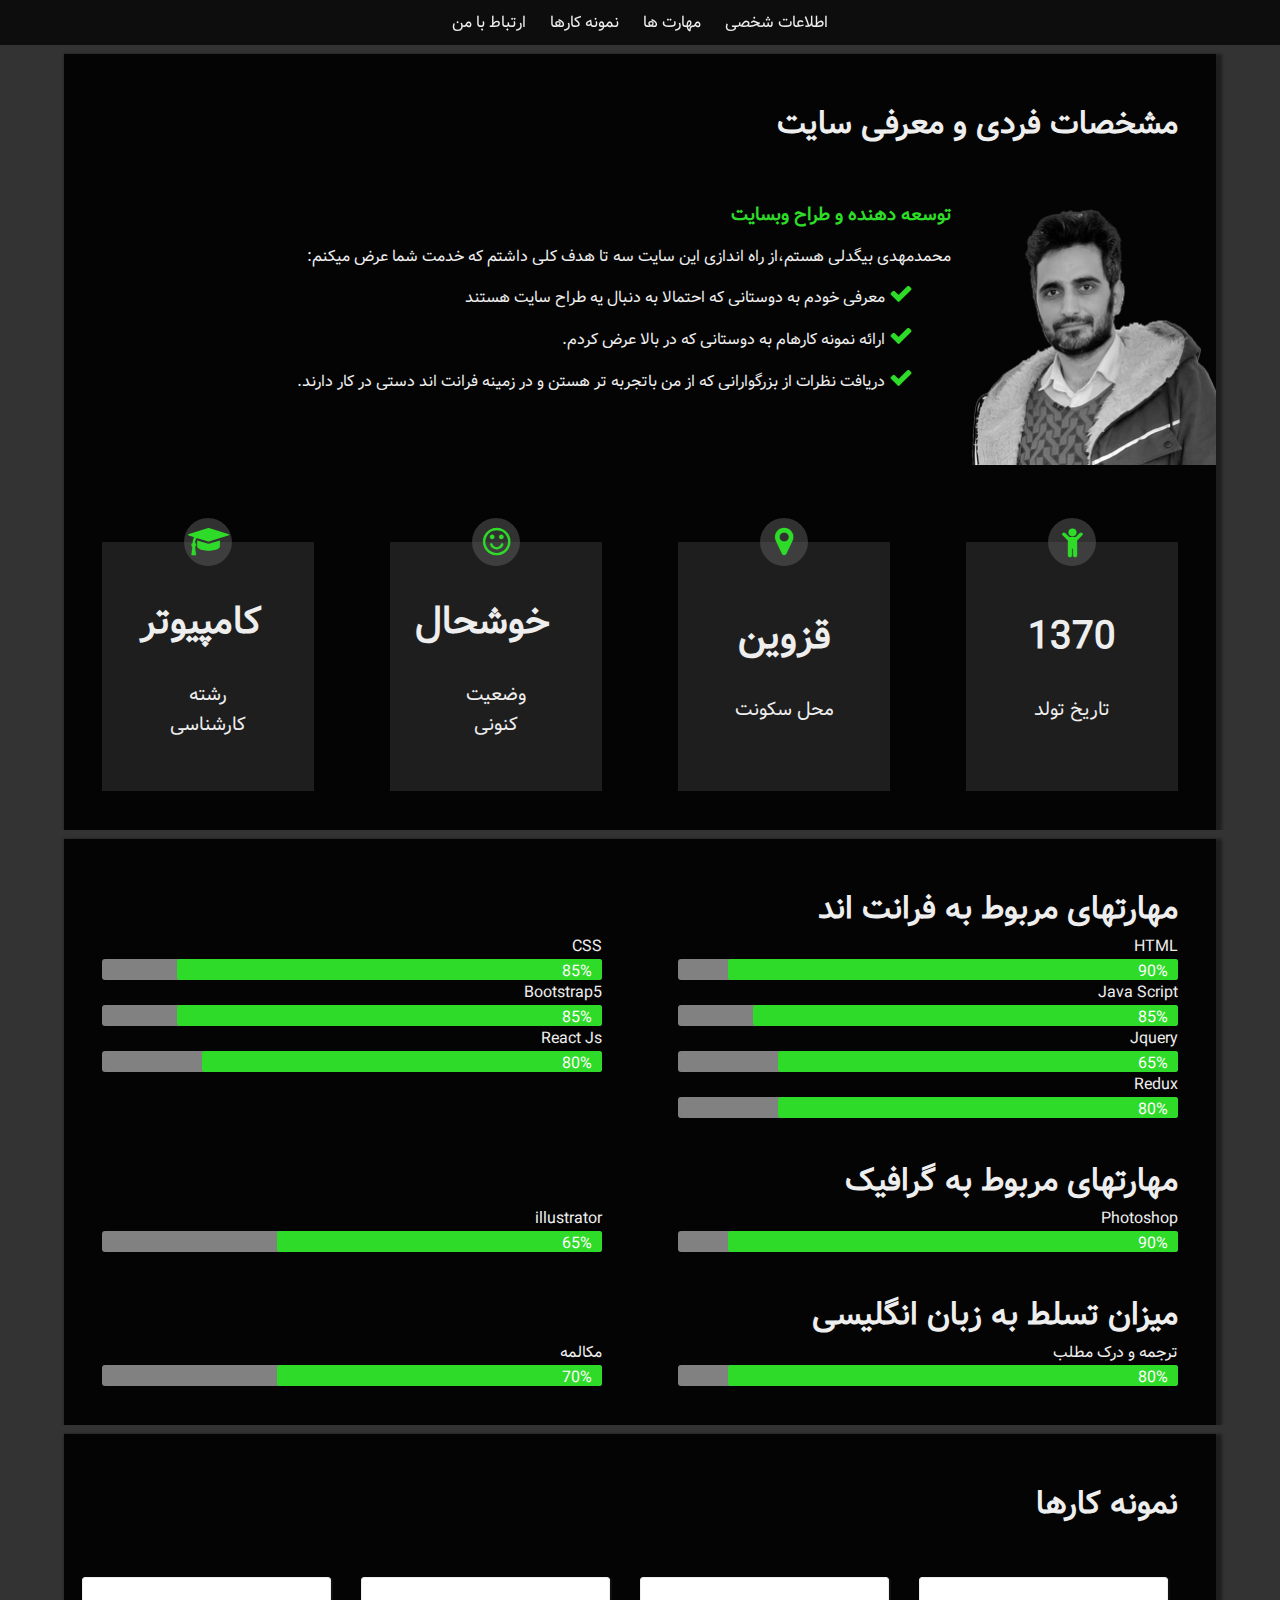
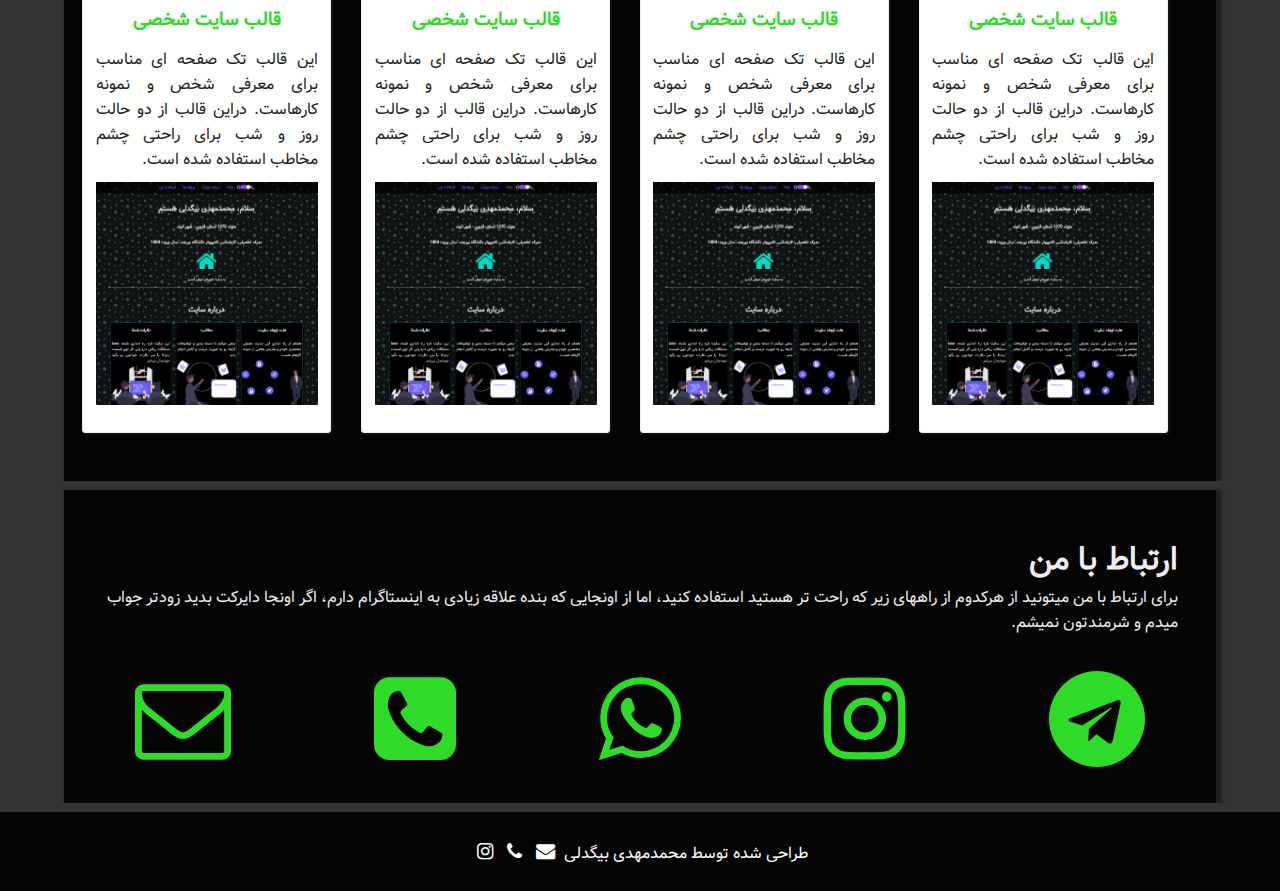
<file: project/cv-black/cv-black.html>
<html lang="en">
<head>
    <meta charset="UTF-8">
    <meta http-equiv="X-UA-Compatible" content="IE=edge">
    <meta name="viewport" content="width=device-width, initial-scale=1.0">
    <title>محمدمهدی بیگدلی</title>
    <link rel="stylesheet" href="./style.css">
    <link rel="stylesheet" href="https://cdnjs.cloudflare.com/ajax/libs/font-awesome/4.7.0/css/font-awesome.min.css">
</head>
<body>

    <div class="hamber-nav" onclick="show()">
        <i class="fa fa-bars" id="menu-bars"></i>
    </div>

    <nav>
        <ul>
            <li>
                <a href="#person" onclick="hide()">اطلاعات شخصی</a>
                <a href="#skils" onclick="hide()">مهارت ها</a>
                <a href="#example" onclick="hide()">نمونه کارها</a>
                <a href="#contact" onclick="hide()">ارتباط با من</a>
            </li>
        </ul>
    </nav>

    <div class="space-first"></div>
    
    <section id="person">
        <h1>مشخصات فردی و معرفی سایت</h1>

        <div class="person-container">

            <div class="person-pic">
                <img src="./img/me1.png" alt="">
            </div>

            <div class="person-info">
                <h3>توسعه دهنده و طراح وبسایت</h3>
                <p>
                    محمدمهدی بیگدلی هستم،از راه اندازی این سایت سه تا هدف کلی داشتم که 
                    خدمت شما عرض میکنم:
                </p>

                <ul>
                    <li>
                        <i class="fa fa-check"></i>
                        معرفی خودم به دوستانی که احتمالا به دنبال یه طراح سایت هستند
                    </li>
                    <li>
                        <i class="fa fa-check"></i>
                        ارائه نمونه کارهام به دوستانی که در بالا عرض کردم.
                    </li>
                    <li>
                        <i class="fa fa-check"></i>
                        دریافت نظرات از بزرگوارانی که از من باتجربه تر هستن و در زمینه فرانت اند دستی در کار دارند.
                    </li>
                </ul>
            </div>

        </div>

        <div class="grid-container">

            <div class="grid-item">
                <div class="sticker">
                    <i class="fa fa-child"></i>
                </div>
                <h1>1370</h1>
                <span>تاریخ تولد</span>
            </div>

            <div class="grid-item">
                <div class="sticker">
                    <i class="fa fa-map-marker"></i>
                </div>
                <h1>قزوین</h1>
                <span>محل سکونت</span>
            </div>

            <div class="grid-item">
                <div class="sticker">
                    <i class="fa fa-smile-o"></i>
                </div>
                <h1>خوشحال </h1>
                <span>وضعیت کنونی</span>
            </div>

            <div class="grid-item">
                <div class="sticker">
                    <i class="fa fa-graduation-cap"></i>
                </div>
                <h1> کامپیوتر</h1>
                <span>رشته کارشناسی </span>
            </div>

        </div>
    </section>


    <div class="space"></div>


    <section id="skils">
        <h1>مهارتهای مربوط به فرانت اند</h1>
        <div class="my-skills">
            <div class="skill-container">
                <p>HTML</p>
                <div class="progress-back">
                    <div class="progress-front w-90">
                        <span>90%</span>
                    </div>
                </div>
            </div>

            <div class="skill-container">
                <p>CSS</p>
                <div class="progress-back">
                    <div class="progress-front w-85">
                        <span>85%</span>
                    </div>
                </div>
            </div>

            <div class="skill-container">
                <p>Java Script</p>
                <div class="progress-back">
                    <div class="progress-front w-85">
                        <span>85%</span>
                    </div>
                </div>
            </div>

            <div class="skill-container">
                <p>Bootstrap5</p>
                <div class="progress-back">
                    <div class="progress-front w-85">
                        <span>85%</span>
                    </div>
                </div>
            </div>

            <div class="skill-container">
                <p>Jquery</p>
                <div class="progress-back">
                    <div class="progress-front w-80">
                        <span>65%</span>
                    </div>
                </div>
            </div>

            <div class="skill-container">
                <p>React Js</p>
                <div class="progress-back">
                    <div class="progress-front w-80">
                        <span>80%</span>
                    </div>
                </div>
            </div>

            <div class="skill-container">
                <p>Redux</p>
                <div class="progress-back">
                    <div class="progress-front w-80">
                        <span>80%</span>
                    </div>
                </div>
            </div>



       </div>

       <h1>مهارتهای مربوط به گرافیک</h1>
        <div class="my-skills">
            <div class="skill-container">
                <p>Photoshop</p>
                <div class="progress-back">
                    <div class="progress-front w-90">
                        <span>90%</span>
                    </div>
                </div>
            </div>

            <div class="skill-container">
                <p>illustrator</p>
                <div class="progress-back">
                    <div class="progress-front w-65">
                        <span>65%</span>
                    </div>
                </div>
            </div>
        </div>

        <h1>میزان تسلط به زبان انگلیسی</h1>
        <div class="my-skills">
            <div class="skill-container">
                <p>ترجمه و درک مطلب</p>
                <div class="progress-back">
                    <div class="progress-front w-90">
                        <span>80%</span>
                    </div>
                </div>
            </div>

            <div class="skill-container">
                <p>مکالمه</p>
                <div class="progress-back">
                    <div class="progress-front w-65">
                        <span>70%</span>
                    </div>
                </div>
            </div>
        </div>

    </section>

    <div class="space"></div>

    <section id="example">
        
        <h1>نمونه کارها</h1>

        <div class="cards-in-example">

            <div class="card">

                <div class="head-in-card">
                    <i class="fa fa-heart"><span>100</span></i>
                    <i class="fa fa-eye"><span>1254</span></i>
                    <i class="fa fa-download"><span>643</span></i>
                </div>

                <h3>قالب سایت شخصی</h3>
                <p>
                    این قالب تک صفحه ای مناسب برای معرفی شخص و نمونه کارهاست.
                    دراین قالب از دو حالت روز و شب برای راحتی چشم مخاطب استفاده شده است.
                </p>
                <img src="./img/p1.jpg">

                <div class="btns-in-card">
                    <button> پیش نمایش</button>
                    <button>دانلود قالب</button>
                </div>

            </div>

            <div class="card">
                <div class="head-in-card">
                    <i class="fa fa-heart"><span>100</span></i>
                    <i class="fa fa-eye"><span>1254</span></i>
                    <i class="fa fa-download"><span>643</span></i>
                </div>
                <h3>قالب سایت شخصی</h3>
                <p>
                    این قالب تک صفحه ای مناسب برای معرفی شخص و نمونه کارهاست.
                    دراین قالب از دو حالت روز و شب برای راحتی چشم مخاطب استفاده شده است.
                </p>
                <img src="./img/p1.jpg">

                <div class="btns-in-card">
                    <button> پیش نمایش</button>
                    <button>دانلود قالب</button>
                </div>
            </div>

            <div class="card">
                <div class="head-in-card">
                    <i class="fa fa-heart"><span>100</span></i>
                    <i class="fa fa-eye"><span>1254</span></i>
                    <i class="fa fa-download"><span>643</span></i>
                </div>

                <h3>قالب سایت شخصی</h3>
                <p>
                    این قالب تک صفحه ای مناسب برای معرفی شخص و نمونه کارهاست.
                    دراین قالب از دو حالت روز و شب برای راحتی چشم مخاطب استفاده شده است.
                </p>
                <img src="./img/p1.jpg">

                <div class="btns-in-card">
                    <button> پیش نمایش</button>
                    <button>دانلود قالب</button>
                </div>
            </div>

            <div class="card">
                <div class="head-in-card">
                    <i class="fa fa-heart"><span>100</span></i>
                    <i class="fa fa-eye"><span>1254</span></i>
                    <i class="fa fa-download"><span>643</span></i>
                </div>

                <h3>قالب سایت شخصی</h3>
                <p>
                    این قالب تک صفحه ای مناسب برای معرفی شخص و نمونه کارهاست.
                    دراین قالب از دو حالت روز و شب برای راحتی چشم مخاطب استفاده شده است.
                </p>
                <img src="./img/p1.jpg">

                <div class="btns-in-card">
                    <button> پیش نمایش</button>
                    <button>دانلود قالب</button>
                </div>
            </div>

        </div>

    </section>

    <div class="space"></div>

    <section id="contact">

        <h1>ارتباط با من</h1>
        <p style="padding: 0 3vw;">
            برای ارتباط با من میتونید از هرکدوم از راههای زیر که راحت تر هستید استفاده کنید،
            اما از اونجایی که بنده علاقه زیادی به اینستاگرام دارم، اگر اونجا دایرکت
            بدید زودتر جواب میدم و شرمندتون نمیشم.
        </p>
        <div class="contact-container">
            <i class="contact-item fa fa-telegram" aria-hidden="true"></i>
            <i class="contact-item fa fa-instagram" aria-hidden="true"></i>
            <i class="contact-item fa fa-whatsapp" aria-hidden="true"></i>
            <i class="contact-item fa fa-phone-square" aria-hidden="true"></i>
            <i class="contact-item fa fa-envelope-o" aria-hidden="true"></i>
        </div>

    </section>

    <div class="space"></div>

    <div class="footer">
        طراحی شده توسط محمدمهدی بیگدلی
        <i class="fa fa-envelope"></i>
        <i class="fa fa-phone"></i>
        <i class="fa fa-instagram"></i>
    </div>
    
    <script src="script.js"></script>
</body>
</html>
</file>
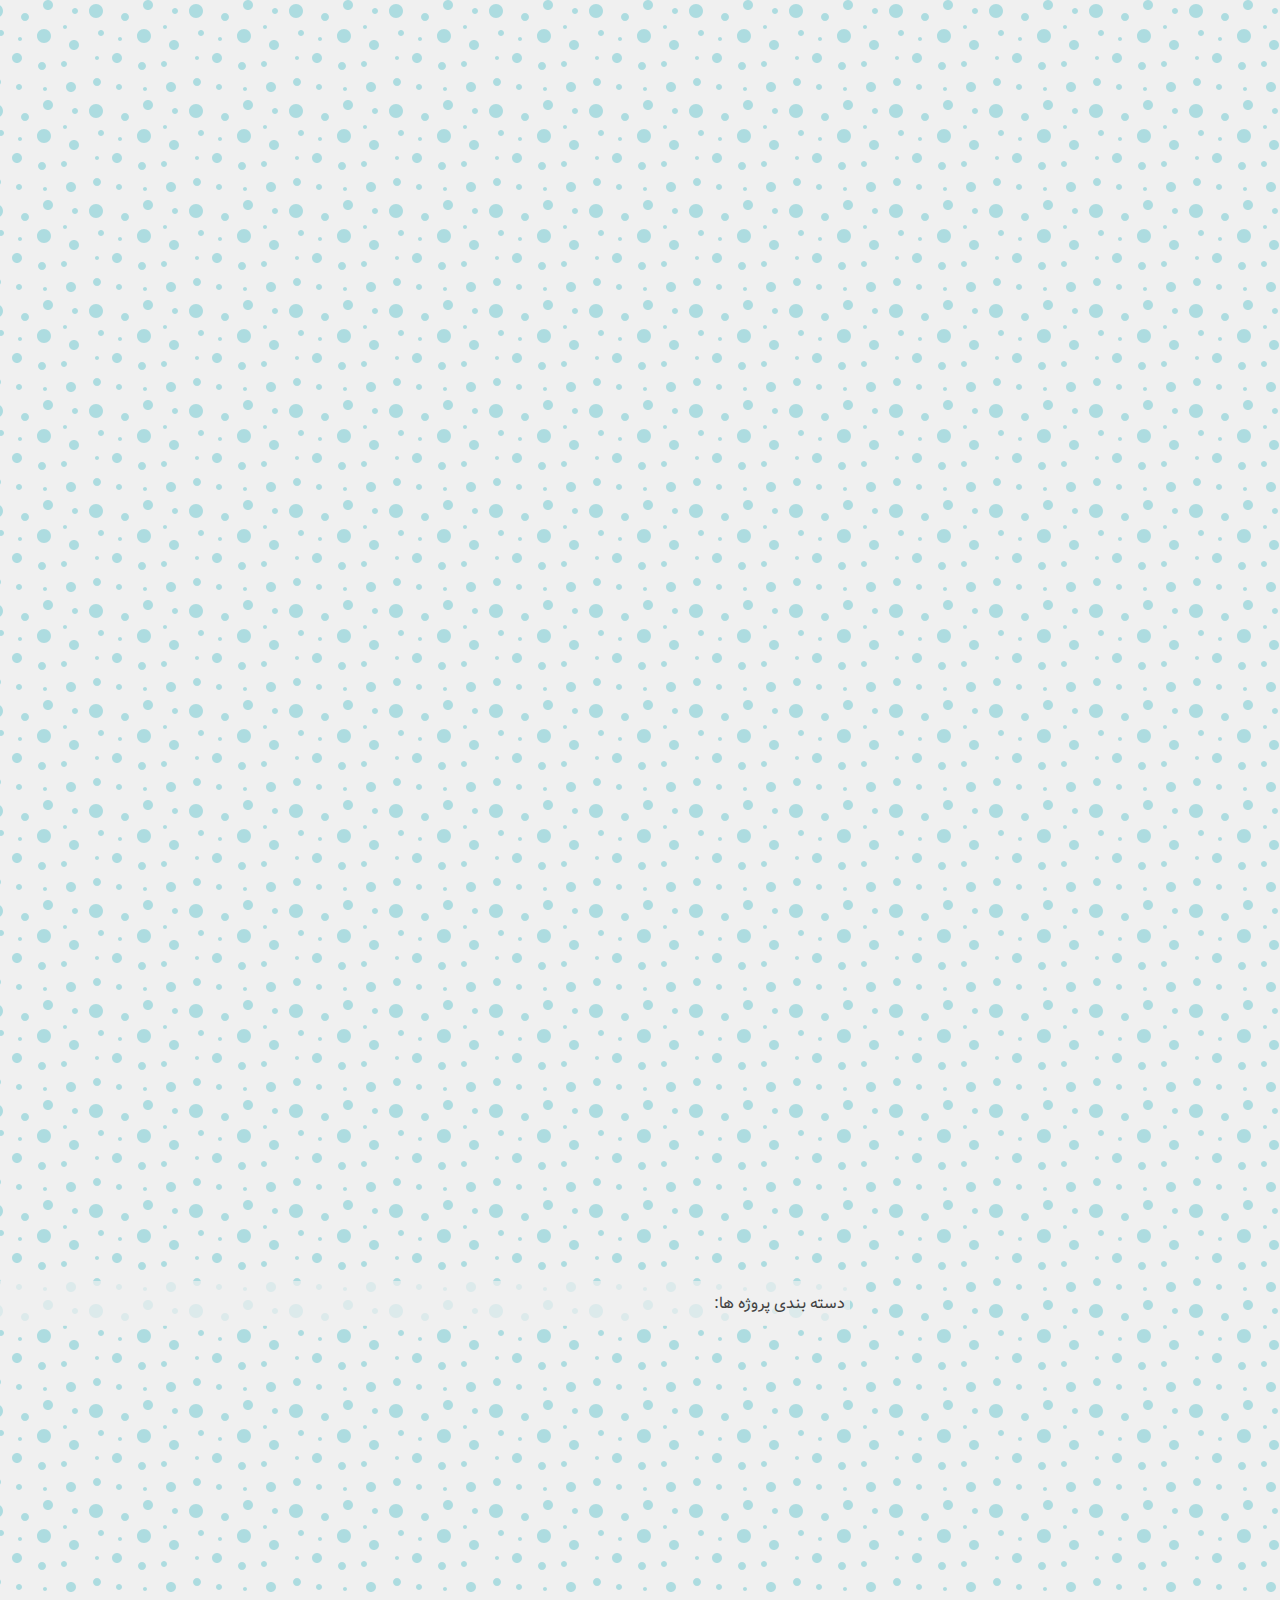
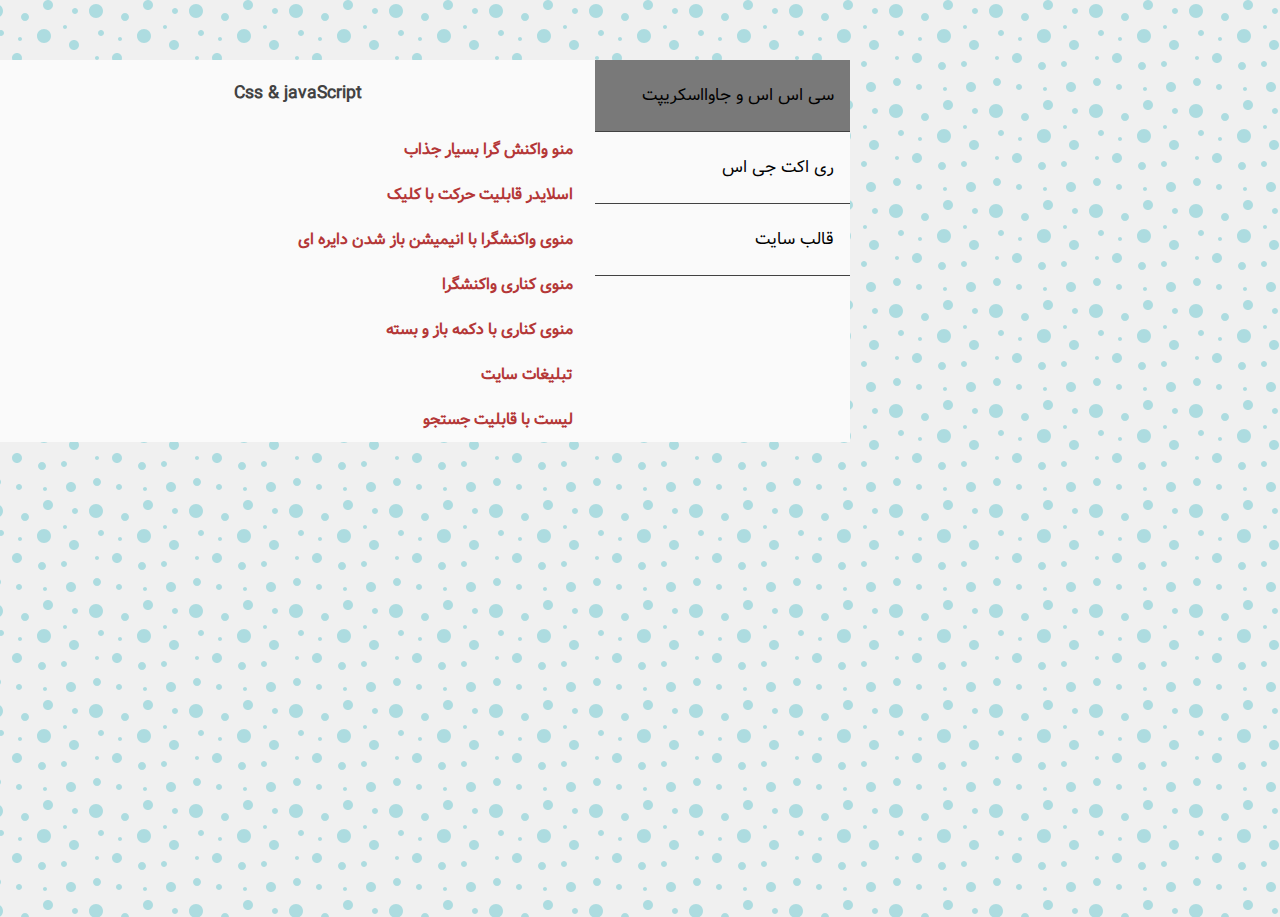
<file: project/cv-light-dark/cv-light-dark.html>
<html lang="en">
<head>
    <meta charset="UTF-8">
    <meta http-equiv="X-UA-Compatible" content="IE=edge">
    <meta name="viewport" content="width=device-width, initial-scale=1.0">
    <link rel="stylesheet" href="style.css">
    <title>محمدمهدی بیگدلی</title>
    <link rel="stylesheet" href="https://cdnjs.cloudflare.com/ajax/libs/font-awesome/4.7.0/css/font-awesome.min.css">
</head>
<body>

    

    <nav id="nav">

        <i class="fa fa-moon-o" aria-hidden="true"></i>
        <label class="switch">
            <input type="checkbox" >
            <span class="slider round"></span>
        </label>
        <i class="fa fa-sun-o" aria-hidden="true"></i>

        <a href="#home">خانه</a>
        <a href="#about">درباره سایت</a>
        <a href="#project">پروژه ها</a>
        <a href="#contact">ارتباط با من</a>
    </nav>

    <section id="home">
        <div class="titlegroup">
            <h1 class="box">سلام، محمدمهدی بیگدلی هستم</h1>
            <h2 >متولد <span class="counter" data-target="1370">1370</span> استان قزوین - شهر الوند</h2>
            <h2 >مدرک تحصیلی: کارشناسی کامپیوتر دانشگاه بیرجند. سال ورود: <span class="counter" data-target="1389">1389</span></h2>
            <i class="box welcome fa fa-home" aria-hidden="true"></i>
            <h3 class="box">به سایت کوچکم خوش آمدید</h3>
            <hr class="box">
           
            
        </div>
    </section>

    <section id="about">
        <h1 class="box">درباره سایت</h1>

        <div class="box card-container">
            <div class="box card-item box">
                <h2>علت ایجاد سایت:</h2>
                <p class="box"> هدفم از راه اندازی این سایت معرفی مختصرم خودم و نمایش بعضی از نمونه
                    کارهام هست.
                </p>
                <img src="img/me1.svg" alt="" id="graphic1">
            </div>
    
            <div class="box card-item">
                <h2>مطالب:</h2>
                <p class="box">
                    سعی میکنم تا دسته بندی و توضیحات کارها رو به صورت درست و کامل انجام بدم.
                </p>
                <img src="img/packing1.svg" alt="" id="css1">
            </div>
    
            <div class="box card-item">
                <h2>نظرات شما:</h2>
                <p class="box">
                    این سایت تازه راه اندازی شده، قطعا مشکلات زیادی داره  ولی اگر توی قسمت ارتباط با من نظرات خودتون رو بگید خوشحال میشم.. 
                </p>
                <img src="img/programming1.svg" alt="" id="react1">
            </div>
        </div>

    </section>
    
    <section id="project">
        <h1 class="box">نوع پروژه های سایت:</h1>

        <p class="box">
            اکثر پروژه های موجود در سایت به صورت مینی پروژه و بسیار خلاصه طراحی شده ، به صورتی که قابلیت کپی و استفاده در سایت های دیگه رو داشته باشه. 
            یعنی پروژه ها به صورت سایت نیست.
        </p>

        <p class="box">
         دسته بندی پروژه ها:
        </p>

        <div class="box card-container">
    
            <div class="box card-item">
                <h2>css & javaScript</h2>
                <p class="box">
                    در این قسمت سعی شده پروژه ها فقط با سی اس اس و جاوا اسکریپت نوشته بشن
                </p>
                <img src="img/front1.svg" alt="" id="css1">
            </div>
    
            <div class="box card-item">
                <h2>ری اکت جی اس</h2>
                <img src="img/react1.svg" alt="" id="react1">
            </div>

            <div class="box card-item">
                <h2>پروژه کامل</h2>
                <img src="img/graphic1.svg" alt="" id="graphic1">
            </div>

        </div>

        <div class="my-tabs box">
            <div class="tab">
                <button class="tablinks" onclick="openCity(event, 'web')" id="defaultOpen">سی اس اس و جاوااسکریپت</button>
                <button class="tablinks" onclick="openCity(event, 'react')">ری اکت جی اس</button>
                <button class="tablinks" onclick="openCity(event, 'graphic')">قالب سایت</button>
            </div>
    
            <div id="web" class="tabcontent">
                <h2>Css & javaScript</h2>
                <div class="project-container">
                    <a href="Projects/Resturant/green-menu.html">منو واکنش گرا بسیار جذاب</a>
                    <a href="Projects/slider/index.html">اسلایدر قابلیت حرکت با کلیک</a>
                    <a href="Projects/Animated-Navbar2/animated-navbar.html">منوی واکنشگرا با انیمیشن باز شدن دایره ای</a>
                    <a href="Projects/responsive-sidebar/responsive-sidebar.html">منوی کناری واکنشگرا </a>
                    <a href="Projects/sidebar1/sidebar1.html">منوی کناری با دکمه باز و بسته </a>
                    <a href="Projects/advertise/advertise.html">تبلیغات سایت </a>
                    <a href="Projects/search list/index.html">لیست با قابلیت جستجو</a>



                </div>
               
            </div>
    
            <div id="react" class="tabcontent">
                <h3>ری اکت جی اس</h3>
                <div class="project-container">
                   هنوز پروژه ای آماده نیست
                </div> 
            </div>
    
            <div id="graphic" class="tabcontent">
                <h3>قالب سایت</h3>
                <div class="project-container">
                    هنوز پروژه ای آماده نیست
                 </div>
            </div>
        </div>

    </section>

    
            

    <section id="contact">
        <h1 class="box">ارتباط با من</h1>
        <p class="box">
            برای ارتباط با من میتونید از هرکدوم از راههای زیر که راحت تر هستید استفاده کنید،
            اما از اونجایی که بنده علاقه زیادی به اینستاگرام دارم، اگر اونجا دایرکت
            بدید زودتر جواب میدم و شرمندتون نمیشم.
        </p>
        <div class="box contact-container">
            <i class="contact-item fa fa-telegram" aria-hidden="true"></i>
            <i class="contact-item fa fa-instagram" aria-hidden="true"></i>
            <i class="contact-item fa fa-whatsapp" aria-hidden="true"></i>
            <i class="contact-item fa fa-phone-square" aria-hidden="true"></i>
            <i class="contact-item fa fa-envelope-o" aria-hidden="true"></i>
        </div>
    </section>

    <script src="script.js"></script>

</body>
</html>
</file>
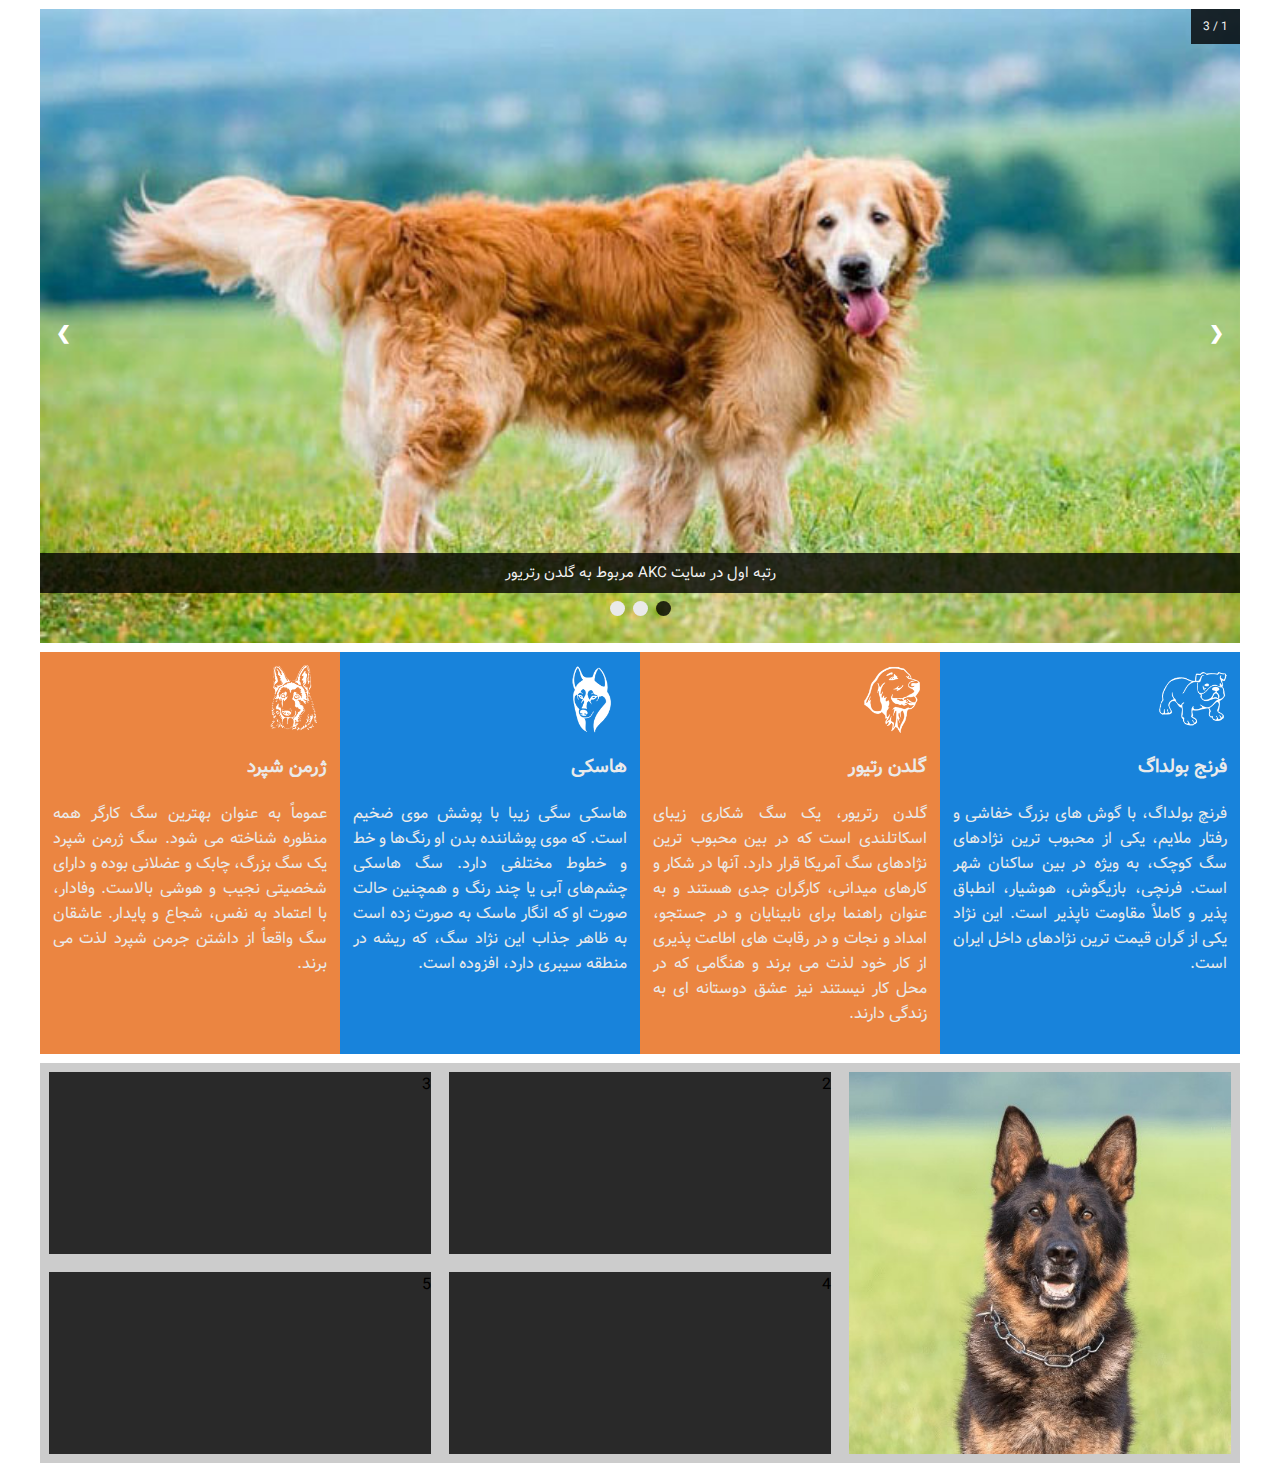
<file: project/pet-shop/petshop.html>
<html lang="en">
<head>
    <meta charset="UTF-8">
    <meta http-equiv="X-UA-Compatible" content="IE=edge">
    <meta name="viewport" content="width=device-width, initial-scale=1.0">
    <title>اسلایدر جذاب</title>
    <link href="./style.css" rel="stylesheet">
    <link rel="stylesheet" href="https://cdnjs.cloudflare.com/ajax/libs/font-awesome/4.7.0/css/font-awesome.min.css">
</head>
<body>
    
    <div class="slideshow-container">

        <div class="mySlides fade">
          <div class="numbertext">1 / 3</div>
          <img src="./img/golden-retriever.jpg" style="width:100%">
          <div class="text">رتبه اول در سایت AKC مربوط به گلدن رتریور</div>
        </div>
        
        <div class="mySlides fade">
          <div class="numbertext">2 / 3</div>
          <img src="./img/French-Bulldogs.jpg" style="width:100%">
          <div class="text">رتبه دوم در سایت AKC متعلق به فرنچ بولداگ</div>
        </div>
        
        <div class="mySlides fade">
          <div class="numbertext">3 / 3</div>
          <img src="./img/German-Shepherd-Dog.jpeg" style="width:100%">
          <div class="text">رتبه سوم سایت AKC هم به ژرمن شپرد رسید</div>
        </div>
        
        <a class="prev" onclick="plusSlides(1)">&#10094;</a>
        <a class="next" onclick="plusSlides(-1)">&#10095;</a>
        
        <div class="dost">
            <span class="dot" onclick="currentSlide(1)"></span> 
            <span class="dot" onclick="currentSlide(2)"></span> 
            <span class="dot" onclick="currentSlide(3)"></span> 
        </div>

    </div>

    <div class="post-colored-container">

        <div class="post-colored bg-blue">
            <img src="./img/Bull-dog-small.png" alt="">
            <h3>فرنج بولداگ</h3>
            <p>
                فرنچ بولداگ، با گوش های بزرگ خفاشی و رفتار ملایم، یکی از محبوب ترین 
                نژادهای سگ کوچک، به ویژه در بین ساکنان شهر است. 
                فرنچی، بازیگوش، هوشیار، انطباق پذیر و کاملاً مقاومت ناپذیر است.
                این نژاد یکی از گران قیمت ترین نژادهای داخل ایران است.
            </p>
        </div>
        <div class="post-colored bg-orange">
            <img src="./img/golden-retriever-small.png" alt="">
            <h3>گلدن رتیور</h3>
            <p>
                گلدن رتریور، یک سگ شکاری زیبای اسکاتلندی است که در بین 
                محبوب ترین نژادهای سگ آمریکا قرار دارد. 
                آنها در شکار و کارهای میدانی، کارگران جدی هستند و به عنوان راهنما برای نابینایان 
                و در جستجو، امداد و نجات و در رقابت های اطاعت پذیری از کار خود لذت می برند و هنگامی که 
                در محل کار نیستند نیز عشق دوستانه ای به زندگی دارند.
            </p>
        </div>
        <div class="post-colored bg-blue">
            <img src="./img/haski-small.png" alt="">
            <h3>هاسکی</h3>
            <p>
                هاسکی سگی زیبا با پوشش موی ضخیم است. که موی پوشاننده بدن او 
                رنگ‌ها و خط و خطوط مختلفی دارد. سگ هاسکی چشم‌های آبی یا چند رنگ و همچنین 
                حالت صورت او که انگار ماسک به صورت زده است به ظاهر 
                جذاب این نژاد سگ، که ریشه در منطقه سیبری دارد، افزوده است.
            </p>
        </div>
        <div class="post-colored bg-orange">
            <img src="./img/german-small.png" alt="">
            <h3>ژرمن شپرد</h3>
            <p>
                عموماً به عنوان بهترین سگ کارگر همه منظوره شناخته می شود. 
                سگ ژرمن شپرد یک سگ بزرگ، چابک و عضلانی بوده و دارای شخصیتی نجیب و هوشی بالاست. 
                وفادار، با اعتماد به نفس، شجاع و پایدار. عاشقان سگ واقعاً از داشتن جرمن شپرد لذت می برند.
            </p>
        </div>

    </div>

    <div class="post-gid-container">

        <div class="post-grid-item item-1">
            <img style="width: 100%;" src="./img/shepherd-dog.jpg" alt="">
        </div>

        <div class="post-grid-item item-2">
            2
        </div>

        <div class="post-grid-item item-3">
            3
        </div>

        <div class="post-grid-item item-4">
            4
        </div>

        <div class="post-grid-item item-5">
            5
        </div>

    </div>
        
        

        

    <script src="./script.js"></script>
</body>
</html>
</file>
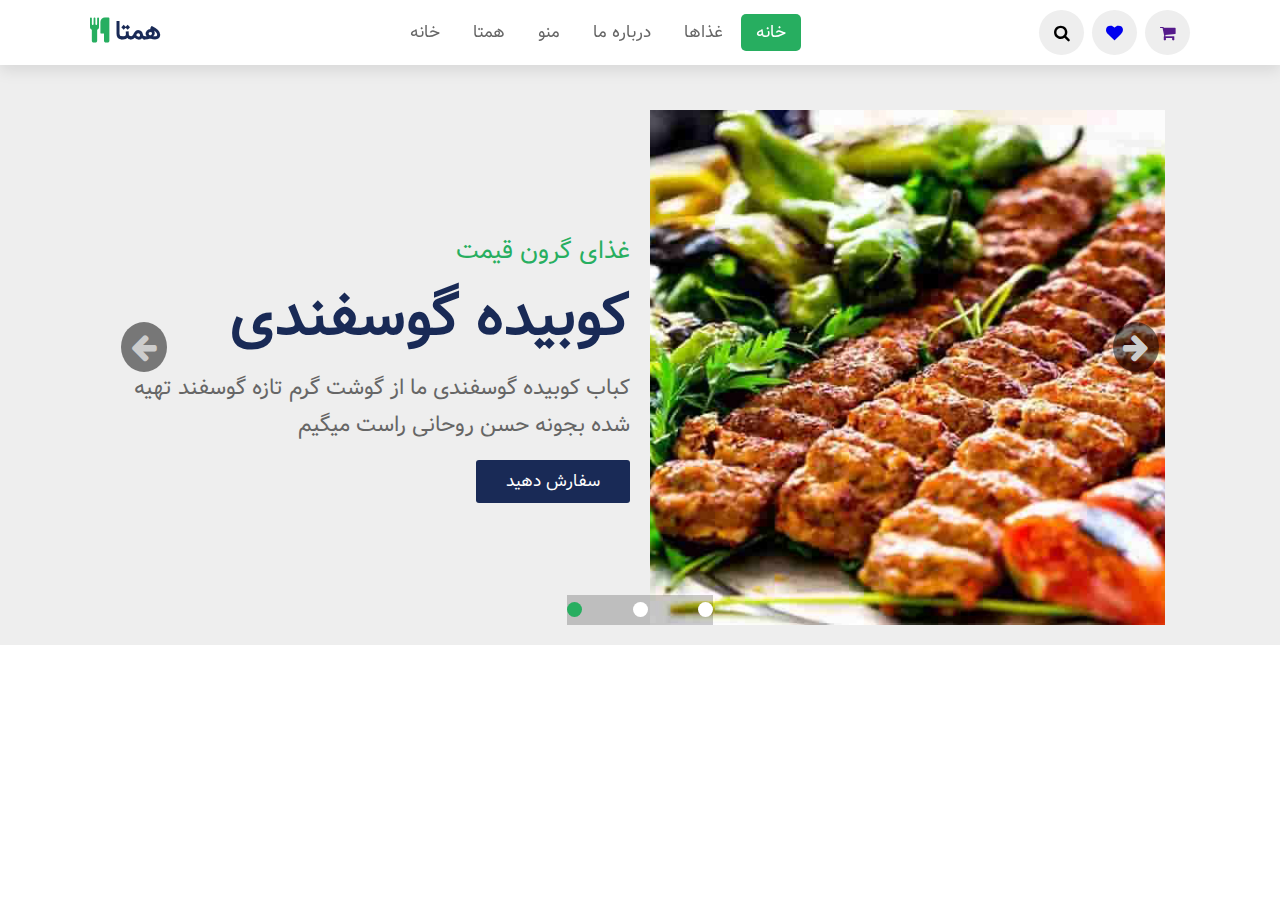
<file: project/resturant/resturant.html>
<html lang="en">
<head>
    <meta charset="UTF-8">
    <meta http-equiv="X-UA-Compatible" content="IE=edge">
    <meta name="viewport" content="width=device-width, initial-scale=1.0">
    <link rel="stylesheet" href="https://cdnjs.cloudflare.com/ajax/libs/font-awesome/4.7.0/css/font-awesome.min.css">
    <link rel="stylesheet" href="style.css">
    <title>رستوران همتا</title>
</head>
<body>
    <header>
        <a href="#" class="logo"><i class="fa fa-cutlery"></i>همتا</a>

        <nav class="navbar">
            <a href="#home" class="active">خانه</a>
            <a href="#dishes">غذاها</a>
            <a href="#about">درباره ما</a>
            <a href="#menu">منو</a>
            <a href="#hamta">همتا</a>
            <a href="#home">خانه</a>

        </nav>

        <div class="icons">
            <i class="fa fa-bars" id="menu-bars"></i>
            <i class="fa fa-search" id="search"></i>
            <a href="#" class="fa fa-heart"></a>
            <a href="" class="fa fa-shopping-cart"></a>
        </div>
    </header>

    <!--Secton home start-->
    <section class="home" id="home">
        <div class="home-slider">
            <div class="wrapper" >
                    <div class="slide active-slide">
                        <div class="content">
                            <span>غذای گرون قیمت</span>
                            <h3>کوبیده گوسفندی</h3>
                            <p>کباب کوبیده گوسفندی ما از گوشت گرم تازه گوسفند تهیه شده بجونه حسن روحانی راست میگیم</p>
                            <a href="#" class="btn">سفارش دهید</a>
                        </div>
                        <div class="image">
                            <img src="img/1.jpg" alt="کوبیده گوسفندی">
                        </div>
                    </div>
    
                    <div class="slide ">
                        <div class="content">
                            <span>غذای ویژه</span>
                            <h3>کباب بره</h3>
                            <p>کباب بره ما از گوشت بره کوچولوهای فسقلیه خوشمزه درست شده. یعنی عین هلو میره تو گلو. بخدا راست میگیم تو اصلا بخور خوب نبود بیا تف کن تو صورت من</p>
                            <a href="#" class="btn">سفارش دهید</a>
                        </div>
                        <div class="image">
                            <img src="img/2.jpg" alt="کباب بره">
                        </div>
                    </div>
    
                    <div class="slide ">
                        <div class="content">
                            <span>غذای بدبختا</span>
                            <h3>ماکارانی پررو</h3>
                            <p>این ماکارانیا ارزونه خودم رفتم از جلوی در شرکت به قیمت خریدم. سویا هم از اون خوباست. 20 تومن پول دادی میخوای گوشت بریزیم توش؟ همون سویا هم زیاده</p>
                            <a href="#" class="btn">سفارش دهید</a>
                        </div>
                        <div class="image">
                            <img src="img/3.jpg" alt="ماکارانی">
                        </div>
                    </div>
                    
                    <div class="arrow-container-right" id="right">
                        <button class="arrow-right" >
                            <i class="fa fa-arrow-right"></i>
                        </button>
                    </div>
            
                    <div class="arrow-container-left" id="left">
                        <button class="arrow-left" >
                            <i class="fa fa-arrow-left"></i>
                        </button>
                    </div>

                    <div class="div radio-container">
                        <div class="my-radio active-radio"></div>
                        <div class="my-radio"></div>
                        <div class="my-radio"></div>
                    </div>
                        


            </div>
        </div>
    </section>

    <!--Secton home end-->

    <!--Secton dishes start-->
        <section class="dishes" id="dishes">
            
        </section>
    <!--Secton dishes end-->


    <script src="app.js"></script>
</body>
</html>
</file>
<file: project/cv-black/style.css>
:root{
    --bacground-black: #333;
    --my-white: #eee;
    --my-green:#2edb28;
    --nav-black:rgba(4, 4, 4, 0.8);
    --section-black:rgba(4, 4, 4, 1);
    --grid-item: rgba(94, 94, 94, 0.3);
    --sticker:rgba(94, 94, 94, 0.5);
}
@font-face {
    font-family: "Vazir";
    src: url('../fonts/Vazir.eot');
    src: url('../fonts/Vazir.eot?#iefix') format('embedded-opentype'), 
    url('../fonts/Vazir.woff2') format('woff2'), 
    url('../fonts/Vazir.woff') format('woff'), 
    url('../fonts/Vazir.ttf') format('truetype');
}

*{
    box-sizing: border-box;
    margin: 0;
    padding: 0;
}

body{
    direction: rtl;
    font-family: Vazir, Tahoma;
    background-color: var(--bacground-black);
}

h2, h3{
    color: var(--my-green);
    padding-bottom: 1.5vh;
}

section h1{
    padding-right: 3vw;
}

.grid-item h1{
    padding: 0;
}

nav{
    z-index: 10;
    width: 100%;
    display: flex;
    align-items: center;
    justify-content: center;
    position: fixed;
    height: 5vh;
    min-height: 40px;
    max-height: 55px;
    background-color: var(--nav-black);
}

nav ul li a{
    color: var(--my-white);
    padding: 10px;
    text-decoration: none;
}

nav ul li a:hover{
    color: var(--bacground-black);
    background-color: var(--my-white);
}

nav ul li{
    list-style: none;
}

section{
    display: block;
    width: 90%;
    margin-left: auto;
    margin-right: auto;
    background: var(--section-black);
    color: var(--my-white);
    padding-top: 5vh;
    box-shadow: 3px 3px 3px 3px rgba(0, 0, 0, 0.4);
}

.person-info ul li{
    padding-right: 3wh;
    list-style: none;
    padding: 1vw 3vw 0 0;

}

.space{
    background: var(--bacground-black);
    height: 1vh;
}

.space-first{
    background: var(--bacground-black);
    height: 6vh;
}

li .fa{
    color: var(--my-green);
    font-size: 1.5rem !important;
}

.person-container{
    display: flex;
    padding-top: 4vw
}

.person-pic{
    width: 23%;
}

.person-info{
    width: 77%;
}

.person-container .person-pic img{
    width: 100%;
}

.grid-container{
    padding-top: 3vw;
    display: grid;
    grid-template-columns: 25% 25% 25% 25%;
    justify-content: space-evenly;
}

.grid-item{
    background-color: var(--grid-item);
    margin: 3vw;
    padding: 4vw;
    display: flex;
    flex-direction: column;
    justify-content: center;
    position: relative;
}

.grid-item span{
    text-align: center;
    font-size: 1.5vw;
}

.grid-item h1{
    font-size: 3vw;
    padding-bottom: 3vh;
    text-align: center;
}
.sticker .fa{
    font-size: 2rem;
    color: var(--my-green);
}
.sticker{
    width: 8.3vw;
    height: 8.3vw;
    max-height: 48px;
    max-width: 48px;
    border-radius: 50%;
    background-color: var(--sticker);
    position: absolute;
    top:-24px;
    right: 50%;
    transform: translateX(50%);
    text-align: center;
    display: flex;
    align-items: center;
    justify-content: center;
}

.progress-back{
    background-color: #818181;
    width: 100%;
    height: 21px;
    color: white;
    border-radius: 3px;
}

.progress-front{
    background-color: var(--my-green);
    height: 21px;
    border-radius: 3px;
}

.w-90{
    width: 90%;
}

.w-85{
    width: 85%;
}

.w-80{
    width: 80%;
}

.w-70{
    width: 70%;
}

.w-65{
    width: 65%;
}

.my-skills{
    padding-bottom: 3vw;
    display: grid;
    grid-template-columns: 50% 50%;
    justify-content: space-evenly;
}

.skill-container{
    padding: 0 3vw;
}

.skill-container span{
    padding: 10px;
}


.card{
    padding: 3vh 0;
    background-color: #fff;
    box-shadow: 1px 1px 1px 1px rgba(75, 75, 75, 0.2);
    margin: 10px;
    border: 1px solid #eee;
    position: relative;
    border-radius: 3px
}

.card h3{
    text-align: center;
    color: var(--my-green);
    padding-bottom: 12px;
}

.card p{
    width: 90%;
    display: block;
    margin-right: auto;
    margin-left: auto;
    margin-bottom: 10px;
    color: #222;
    text-align: justify;
}

.card:hover .btns-in-card{
    display: flex;
}

.card:hover .head-in-card{
    display: flex;
}

.btns-in-card{
    position: absolute;
    bottom: 0;
    width: 100%;
    background-color: rgba(75, 75, 75, 0.4);
    display: none;
}

.head-in-card{
    position: absolute;
    top: 0;
    width: 100%;
    height: 5vh;
    background-color: rgba(75, 75, 75, 0.4);
    display: none;
    justify-content: space-around;
    align-items: center;
}

.head-in-card .fa{
    color: red;
}

.head-in-card .fa span{
    color: black;
}

.btns-in-card button{
    font-family: Vazir, Tahoma;
    width: 50%;
    padding: 10px;
    background: #fff;
    border: 1px solid #ddd;
    cursor: pointer;
    margin: 5px;
}

.btns-in-card button:hover{
    background: #222;
    color: #fff;
    font-size: 0.9rem;
}

.card img{
    width: 90%;
    display: block;
    margin-right: auto;
    margin-left: auto;
}

.cards-in-example{
    padding: 3vw;
    display: grid;
    justify-content: space-evenly;
    grid-template-columns: 25% 25% 25% 25%; 
    gap: 10px;
    
}


@media (max-width:920px){
    section{
        padding-left: 10px;
        padding-right: 10px
    }
    .grid-container{
        grid-template-columns: 50% 50%;
    }
    .person-container{
        flex-direction: column;
    }
    .person-pic{
        width: 100%;
    }
    
    .person-info{
        width: 100%;
    }

    .person-container .person-pic img{
        width: 60%;
        display: block;
        margin: auto;
        border-radius: 50%;
        border: 4px solid var(--sticker);
    }
    .my-skills{
        display: block;
    }

    .cards-in-example{
        grid-template-columns: 50% 50%; 
    }
}

.hamber-nav{
    z-index: 10;
    width: 100%;
    position: fixed;
    height: 5vh;
    background: var(--nav-black);
    align-items: center;
    display: none;
    cursor: pointer;
}

.hamber-nav .fa{
    color: var(--my-green);
    font-size: 30px;
    padding: 0 20px;
}

.contact-item{
    color: var(--my-green);
}
.contact-container{
    padding: 4vh 0;
    display: flex;
    justify-content: space-around;
    font-size: 6rem;
    color: var(--secondary-color);
}

.contact-item:hover{
    cursor: pointer;
    color: var(--my-white);
}

.contact-p{
    padding: 0 3vw;
}

.show{
    display: block;
}

.footer{
    background-color: var(--section-black);
    text-align: center;
    padding: 25px;
    color: white;
}

.footer .fa{
    font-size: 1.2rem !important;
    padding: 5px;
}

@media (max-width:700px){
    .cards-in-example{
        grid-template-columns: 100%; 
    }
    
    nav{
        z-index: 10;
        flex-direction: column;
    }
    nav ul li a{
        display: block;
    }
    nav{
        position: fixed;
        display: none;
        transform: translateY(100%);
    }

    nav ul li a{
        background-color: var(--section-black);
    }

    .hamber-nav{
        display: flex;
    }
    .contact-container{
        font-size: 4rem;
    }

    nav ul li a{
        border: 2px solid black;
    }
}
</file>
<file: project/cv-light-dark/style.css>
:root{
    --primary-color: rgb(180, 55, 55);
    --primary-variant: #ff2d2d;
    --secondary-color: #1b9999;
    --on-primary: rgb(250, 250, 250);
    --on-background: rgb(66, 66, 66);
    --on-background-alt: rgba(66, 66, 66, 0.7);
    --background: rgb(240, 240, 240);
    --box-shadow: 0 5px 20px 1px rgba(0, 0, 0, 0.5);
    --p-background: rgba(240, 240, 240, 0.7);
    --black-white:#000;
}

[data-theme = "dark"]{
    --primary-color: rgb(150, 65, 255);
    --primary-variant: #6c63ff;
    --secondary-color: #03dac5;
    --on-primary: #000;
    --on-background: rgba(255, 255, 255, 0.9);
    --on-background-alt: rgba(255, 255, 255, 0.7);
    --background: #121212;
    --p-background: rgba(0, 0, 0, 0.7);
    --black-white:#fff;

}

@font-face {
    font-family: "Vazir";
    src: url('../fonts/Vazir.eot');
    src: url('../fonts/Vazir.eot?#iefix') format('embedded-opentype'), 
    url('../fonts/Vazir.woff2') format('woff2'), 
    url('../fonts/Vazir.woff') format('woff'), 
    url('../fonts/Vazir.ttf') format('truetype');
}

*{
    padding: 0;
    margin: 0;
    box-sizing: border-box;
}

html{
    box-sizing: border-box;
    scroll-behavior: smooth;
}

body{
    font-family: Vazir, tahoma;
    direction: rtl;
    margin: 0;
    padding: 0;
    box-sizing: border-box;
    color: var(--on-background);
    background-color: var(--background);
    background-image: url("data:image/svg+xml,%3Csvg width='100' height='100' viewBox='0 0 100 100' xmlns='http://www.w3.org/2000/svg'%3E%3Cpath d='M11 18c3.866 0 7-3.134 7-7s-3.134-7-7-7-7 3.134-7 7 3.134 7 7 7zm48 25c3.866 0 7-3.134 7-7s-3.134-7-7-7-7 3.134-7 7 3.134 7 7 7zm-43-7c1.657 0 3-1.343 3-3s-1.343-3-3-3-3 1.343-3 3 1.343 3 3 3zm63 31c1.657 0 3-1.343 3-3s-1.343-3-3-3-3 1.343-3 3 1.343 3 3 3zM34 90c1.657 0 3-1.343 3-3s-1.343-3-3-3-3 1.343-3 3 1.343 3 3 3zm56-76c1.657 0 3-1.343 3-3s-1.343-3-3-3-3 1.343-3 3 1.343 3 3 3zM12 86c2.21 0 4-1.79 4-4s-1.79-4-4-4-4 1.79-4 4 1.79 4 4 4zm28-65c2.21 0 4-1.79 4-4s-1.79-4-4-4-4 1.79-4 4 1.79 4 4 4zm23-11c2.76 0 5-2.24 5-5s-2.24-5-5-5-5 2.24-5 5 2.24 5 5 5zm-6 60c2.21 0 4-1.79 4-4s-1.79-4-4-4-4 1.79-4 4 1.79 4 4 4zm29 22c2.76 0 5-2.24 5-5s-2.24-5-5-5-5 2.24-5 5 2.24 5 5 5zM32 63c2.76 0 5-2.24 5-5s-2.24-5-5-5-5 2.24-5 5 2.24 5 5 5zm57-13c2.76 0 5-2.24 5-5s-2.24-5-5-5-5 2.24-5 5 2.24 5 5 5zm-9-21c1.105 0 2-.895 2-2s-.895-2-2-2-2 .895-2 2 .895 2 2 2zM60 91c1.105 0 2-.895 2-2s-.895-2-2-2-2 .895-2 2 .895 2 2 2zM35 41c1.105 0 2-.895 2-2s-.895-2-2-2-2 .895-2 2 .895 2 2 2zM12 60c1.105 0 2-.895 2-2s-.895-2-2-2-2 .895-2 2 .895 2 2 2z' fill='%2349bdc9' fill-opacity='0.4' fill-rule='evenodd'/%3E%3C/svg%3E");
    overflow-x: hidden;
}

.box{
    transform: translateX(1000%);
    transition: transform 0.4s ease;
}

.box:nth-of-type(even){
    transform: translateX(-1000%);
}

.box.show{
    transform: translateX(0);
}

p{
    padding: 10px 5px;
    text-align: justify;
    background-color: var(--p-background);
}

h1, h2, h3{
    text-align: center;
    padding: 20px 5px;
}

h1{
    font-size: 2rem;
    color: var(--on-background);
}

h2{
    font-size: 1.1rem;
}

h3{
    font-size: 0.9rem;
}

section{
    min-height: 50vh;
    display: flex;
    justify-content: center;
    padding: 25px 25px; 
    flex-direction: column;
    max-width: 900px;
    margin-left: auto;
    margin-right: auto;
}

nav{
    z-index: 10;
    display: flex;
    justify-content: center;
    position: fixed;
    align-items: center;
    width: 100vw;
    padding-top: 10px;
    padding-bottom: 10px;
    background-color: var(--p-background);
}

a{
    text-decoration: none;
    padding: 5px 15px;
    
    color: var(--primary-color);
    font-weight: bold;
}

a:hover,
a:focus{
    color: var(--on-background);
    border-bottom: 3px solid;
}

.titlegroup{
    display: flex;
    padding-top: 50px;
    flex-direction: column;
    align-content: center;
    text-align: center;
}
.titlegroup img{
    
    margin-left: auto;
    margin-right: auto;
    max-width: 400px;
}

.card-container{
    display: flex;
    justify-content: space-around;
}

.project-container{
    display: flex;
    flex-direction: column;
}

.project-container a{
    padding: 10px;
}
.card-item{
    width: 33.3%;
    text-align: center;
    margin: 10px;
    border: 1px solid rgb(22, 108, 143);
    border-radius: 4px;
    background-color: var(--on-primary);
    box-shadow: var(--box-shadow);
}

img{
    width: 100%;
    overflow: hidden;
}

.contact-container{
    display: flex;
    justify-content: space-around;
    font-size: 6rem;
    color: var(--secondary-color);

}

.contact-item:hover{
    cursor: pointer;
    color: var(--primary-color);
}

.welcome{
    font-size: 6rem !important;
    color: var(--secondary-color);
}

.welcome:hover{
    cursor: pointer;
    color: var(--primary-color);
}
@media screen and (max-width: 720px) {
    .card-container {
      flex-direction: column;
    }
    .card-item{
        width: 100%;
    }
    .contact-container{
        font-size: 3rem;
    }
    .project-container{
        font-size: 0.85rem;
    }

    .tab button{
        font-size: 0.85rem !important;
    }
  }





  .switch {
    position: relative;
    display: inline-block;
    width: 44px;
    height: 17px;
  }
  
  .switch input { 
    opacity: 0;
    width: 0;
    height: 0;
  }
  
  .slider {
    position: absolute;
    cursor: pointer;
    top: 0;
    left: 0;
    right: 0;
    bottom: 0;
    background-color: var(--primary-color);
    -webkit-transition: .4s;
    transition: .4s;
  }
  
  .slider:before {
    position: absolute;
    content: "";
    height: 17px;
    width: 17px;
    left: 0px;
    bottom: 0px;
    background-color: white;
    -webkit-transition: .4s;
    transition: .4s;
  }
  
  input:checked + .slider {
    background-color:  var(--primary-color);
  }
  
  input:focus + .slider {
    box-shadow: 0 0 1px var(--primary-color);
  }
  
  input:checked + .slider:before {
    -webkit-transform: translateX(26px);
    -ms-transform: translateX(26px);
    transform: translateX(26px);
  }


  
  /* Rounded sliders */
  .slider.round {
    border-radius: 34px;
  }
  
  .slider.round:before {
    border-radius: 50%;
  }



  /* Style the tab */
.tab {
    float: right;
    
    background-color: var(--on-primary);
    width: 30%;
    
  }
  
  /* Style the buttons inside the tab */
  .tab button {
    display: block;
    background-color: inherit;
    color: var(--black-white);
    padding: 22px 16px;
    width: 100%;
    border: none;
    outline: none;
    text-align: right;
    cursor: pointer;
    transition: 0.3s;
    font-size: 17px;
    font-family: Vazir, tahoma;
    border-bottom: 1px solid var(--on-background);
  }
  
  /* Change background color of buttons on hover */
  .tab button:hover {
    background-color: #ddd;
  }
  
  /* Create an active/current "tab button" class */
  .tab button.active {
    background-color: var(--on-background-alt);
  }
  .my-tabs{
    background-color: var(--on-primary);
  }
  
  /* Style the tab content */
  .tabcontent {
    float: left;
    padding: 0px 12px;
    
    width: 70%;
    border-left: none;
    
    background-color: var(--on-primary);
  }
</file>
<file: project/pet-shop/style.css>
:root{
    --my-background: rgba(0,0,0,0.8);
    --my-withe: #eaeaea;
    --my-blue:rgb(24, 131, 219);
    --my-orange:rgb(235, 133, 65);
    --my-light-background: rgba(0,0,0,0.2);
}

* {
    box-sizing: border-box;
}
@font-face {
    font-family: "Vazir";
    src: url('../fonts/Vazir.eot');
    src: url('../fonts/Vazir.eot?#iefix') format('embedded-opentype'), 
    url('../fonts/Vazir.woff2') format('woff2'), 
    url('../fonts/Vazir.woff') format('woff'), 
    url('../fonts/Vazir.ttf') format('truetype');
}

body {
    direction: rtl;
    font-family: Vazir, Tahoma;
    margin:0
}
.mySlides {
    display: none
}
img {vertical-align: middle;}

/* Slideshow container */
.slideshow-container {
  max-width: 1200px;
  position: relative;
  margin: 1vh auto;
}

/* Next & previous buttons */
.prev, .next {
  cursor: pointer;
  position: absolute;
  top: 50%;
  width: auto;
  padding: 16px;
  margin-top: -22px;
  color: white;
  font-weight: bold;
  font-size: 18px;
  transition: 0.6s ease;
  border-radius: 0 3px 3px 0;
  user-select: none;
}

/* Position the "next button" to the right */
.next {
  left: 0;
  border-radius: 3px 0 0 3px;
}

/* On hover, add a black background color with a little bit see-through */
.prev:hover, .next:hover {
  background-color: var(--my-background);
}

/* Caption text */
.text {
  color: #f2f2f2;
  background-color:var(--my-background);
  font-size: 15px;
  padding: 8px 12px;
  position: absolute;
  bottom: 50px;
  width: 100%;
  text-align: center;
}

/* Number text (1/3 etc) */
.numbertext {

  color: #f2f2f2;
  background-color:var(--my-background);
  font-size: 12px;
  padding: 8px 12px;
  position: absolute;
  top: 0;
}

/* The dots/bullets/indicators */

.dost{
    display: block;
    position: absolute;
    bottom: 19px;
    width: 100%;
    text-align:center
}
.dot {
  cursor: pointer;
  height: 15px;
  width: 15px;
  margin: 0 2px;
  background-color: var(--my-withe);
  border-radius: 50%;
  display: inline-block;
  transition: background-color 0.6s ease;
}

.active, .dot:hover {
  background-color: var(--my-background);
}

/* Fading animation */
.fade {
  -webkit-animation-name: fade;
  -webkit-animation-duration: 1.5s;
  animation-name: fade;
  animation-duration: 1.5s;
}

@-webkit-keyframes fade {
  from {opacity: .4} 
  to {opacity: 1}
}

@keyframes fade {
  from {opacity: .4} 
  to {opacity: 1}
}

/* On smaller screens, decrease text size */
@media only screen and (max-width: 300px) {
  .prev, .next,.text {font-size: 11px}
}



.post-colored-container{
    display: grid;
    grid-template-columns: 25% 25% 25% 25%;
    max-width: 1200px;
    margin: 1vh auto;
}

.post-colored{
    color: var(--my-withe);
    font-size: 1rem;
    padding: 1vw;
}

p{
  text-align: justify;
}

.bg-blue{
    background-color: var(--my-blue);
}

.bg-orange{
    background-color: var(--my-orange);
}

.post-colored img{
    width: 25%;
}

.post-gid-container{
    display: grid;
    grid-template-columns: 33.3% 33.4% 33.3%;
    max-width: 1200px;
    position: relative;
    margin: 1vh auto;
    background-color: var(--my-light-background);

}

  
  .item-1 {
    grid-row: 1 / 3;
  }
  
 

.post-grid-item{
    margin: 1vh;
    background-color: var(--my-background);
}

@media (max-width:900px){
    .post-colored-container{
        grid-template-columns: 50% 50%;
    }

    .post-gid-container{
        grid-template-columns: 50% 50%;
    }
}

@media (max-width:700px){
    .post-colored-container{
        grid-template-columns: 100%;
    }

    .post-gid-container{
        grid-template-columns: 100%;
    }
}
</file>
<file: project/resturant/style.css>
@font-face {
    font-family: "Vazir";
    src: url('../fonts/Vazir.eot');
    src: url('../fonts/Vazir.eot?#iefix') format('embedded-opentype'), 
    url('../fonts/Vazir.woff2') format('woff2'), 
    url('../fonts/Vazir.woff') format('woff'), 
    url('../fonts/Vazir.ttf') format('truetype');
}

:root{
    --green: #27ae60;
    --black: #192a56;
    --light-color: #666;
    --box-shadow: 0 0.5rem 1.5rem rgba(0,0,0,0.1);
}

*{
    font-family: Vazir, tahoma;
    margin: 0;
    padding: 0;
    box-sizing: border-box;
    text-decoration: none;
    outline: none;
    border: none;
    transition: all 0.2s linear;
}

section{
    padding: 2rem 9%;
}

section:nth-child(even){
    background-color: #eee;
}

.btn{
    margin-top: 1rem;
    display: inline-block;
    font-size: 1.7rem;
    color: #fff;
    background-color: var(--black);
    border-radius: 0.3rem;
    cursor: pointer;
    padding: 0.8rem 3rem;
}

.btn:hover{
    background-color: var(--green);
    letter-spacing: 0.1rem;
}

html{
    font-size: 62.5%;
    overflow-x: hidden;
    scroll-padding-top: 5.5rem;
    scroll-behavior: smooth;
}

header{
    position: fixed;
    top: 0;
    right: 0;
    left: 0;
    background: #fff;
    padding: 1rem 7%;
    display: flex;
    align-items: center;
    justify-content: space-between;
    z-index: 1000;
    box-shadow: var(--box-shadow);
}

header .logo{
    color: var(--black);
    font-size: 2.5rem;
    font-weight: bolder;
}

header .logo i{
    color: var(--green);
    margin-right: 5px;
}

header .navbar a{
    font-size: 1.7rem;
    border-radius: 0.5rem;
    padding: 0.5rem 1.5rem;
    color: var(--light-color);
}

header .navbar a.active,
header .navbar a:hover{
    color: #fff;
    background: var(--green);
}

header .icons i,
header .icons a{
    cursor: pointer;
    margin-left: 0.5rem;
    height: 4.5rem;
    line-height: 4.5rem;
    width: 4.5rem;
    text-align: center;
    font-size: 1.7rem;
    columns: var(--black);
    border-radius: 50%;
    background-color: #eee;
}

header .icons i:hover,
header .icons a:hover{
    color: #fff;
    background: var(--green);
    transform: rotate(360deg);
}

header .icons #menu-bars{
    display: none;
}






/*home*/
.home .home-slider .slide{
    align-items: center;
    flex-wrap: wrap;
    gap: 2rem;
    padding-top: 9rem;
    display: none;
    transition: width 2s;
}


.home .home-slider .slide.active-slide{
    display: flex !important;
}

img{
    width: 100%;
    height: 100%;
}

.home .home-slider .slide .content{
    direction: rtl;
    flex: 1 1 45rem;
}

.home .home-slider .slide .image{
    flex: 1 1 45rem;
}

.home .home-slider .slide .img{
    width: 100%;
}

.home .home-slider .slide .content span{
    color: var(--green);
    font-size: 2.5rem;
}

.home .home-slider .slide .content h3{
    color: var(--black);
    font-size: 6rem;
}

.home .home-slider .slide .content p{
    color: var(--light-color);
    font-size: 2.2rem;
    padding: 0.5rem 0;
    line-height: 1.7;
}
.wrapper{
    position: relative;
}

/* Media */
@media (max-width:991px){
    html{
        font-size: 55%;
    }

    header{
        padding: 1rem 2rem;
    }
}

@media (max-width:768px)
{
    header .icons #menu-bars{
        display: inline-block;
    }

    header .navbar{
        position: absolute;
        top: 100%;
        left: 0;
        right: 0;
        background: #fff;
        border-top: 0.1rem solid rgba(0,0,0,0.2);
        padding: 1rem;
        clip-path: polygon(0 0, 100% 0, 100% 0, 0 0);
    }

    header .navbar.active{
        clip-path: polygon(0 0, 100% 0, 100% 100%, 0 100%);
    }

    header .navbar a{
        display: block;
        padding: 1.5rem;
        margin: 1.5rem;
        font-size: 2rem;
        background: #eee;
    }

    .home .home-slider .slide .content h3{
        font-size: 4rem;
    }
}

@media (max-width:991px){
    html{
        font-size: 50%;
    }
}



/*slide*/

.arrow-container-right{
    position: absolute;
    top: 0;
    right: 0;
    height: 100%;
    width: 30%;
    background-color: rgba(0,0,0,0);
}

.arrow-container-left{
    position: absolute;
    top: 0;
    left: 0;
    height: 100%;
    width: 30%;
    background-color: rgba(0,0,0,0);
}

.arrow-container-right:hover{
    background-color: rgba(0,0,0,0.05);
}

.arrow-container-left:hover{
    background-color: rgba(0,0,0,0.05);
}

.arrow-left{
    background-color: rgba(0,0,0,0.5);
    color: #ccc;
    padding: 10px;
    border-radius: 50%;
    font-size: 30px;
    position: absolute;
    box-sizing: border-box;
    top: 50%;
    left: 2%;
}

.arrow-right{
    background-color: rgba(0,0,0,0.5);
    color: #ccc;
    padding: 10px;
    border-radius: 50%;
    font-size: 30px;
    position: absolute;
    box-sizing: border-box;
    top: 50%;
    right: 2%;
}

.radio-container{
    position: absolute;
    bottom: 0;
    left: 43%;
    right: 43%;
    height: 5%;
    text-align: center;
    background-color: rgba(0,0,0,0.2);
    display: flex;
    justify-content: space-between;
    align-items: center;
}

.my-radio{

    border-radius: 50%;
    background-color: white;
    height: 15px;
    width: 15px;
}

.active-radio{
    background-color: var(--green);
}
</file>
